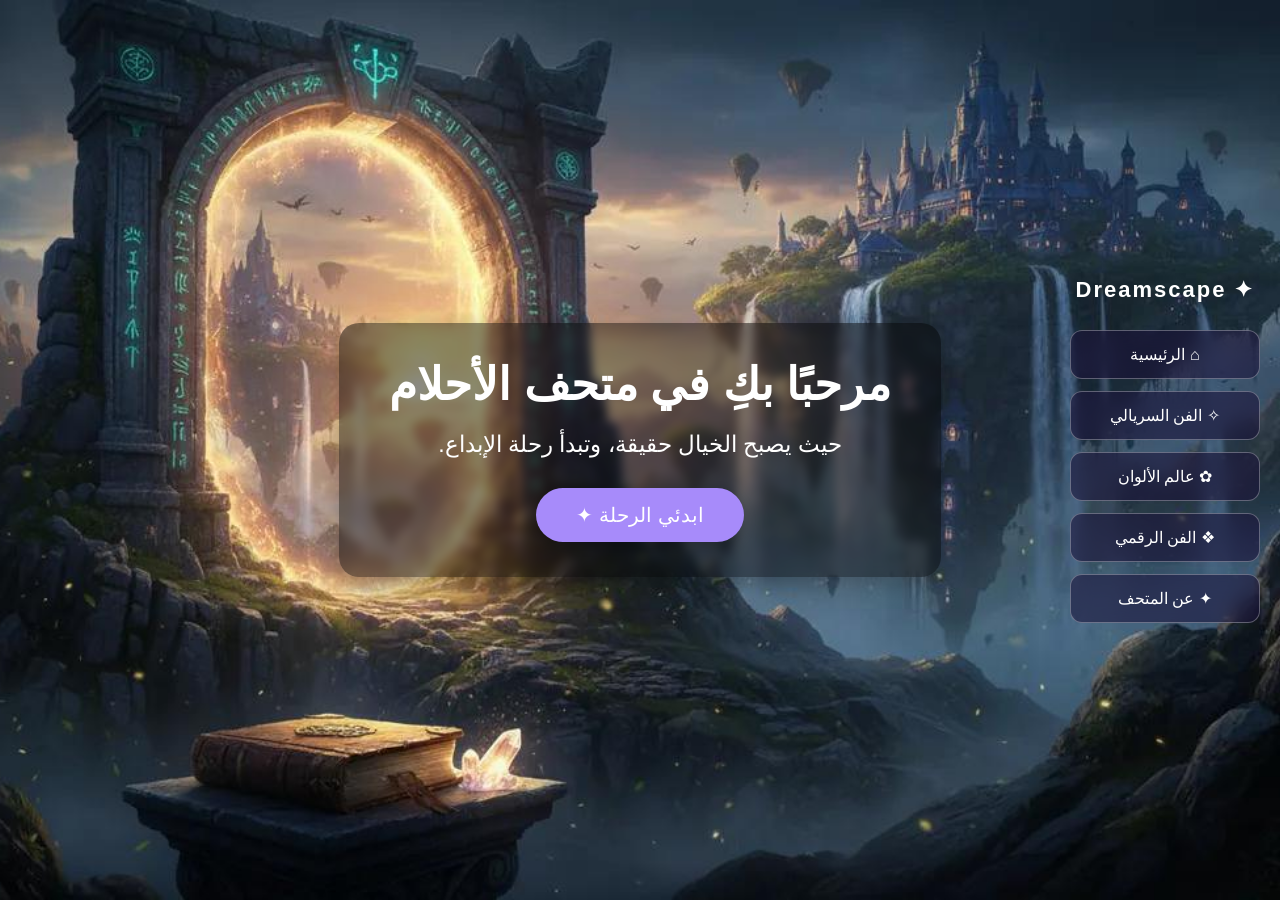
<file: index.html>
<!DOCTYPE html>
<html lang="ar" dir="rtl">

<head>
    <meta charset="UTF-8">
    <meta name="viewport" content="width=device-width, initial-scale=1.0">
    <title>متحف الأحلام | The Dreamscape Museum</title>
    <link rel="stylesheet" href="style.css">
</head>

<body>

    <section class="hero">

        <nav class="sidebar">
            <div class="logo">✦ Dreamscape</div>

            <a href="index.html" class="nav-button">⌂ الرئيسية</a>
            <a href="surreal.html" class="nav-button">✧ الفن السريالي</a>
            <a href="colors.html" class="nav-button">✿ عالم الألوان</a>
            <a href="digital.html" class="nav-button">❖ الفن الرقمي</a>
            <a href="about.html" class="nav-button">✦ عن المتحف</a>
        </nav>

        <div class="hero-content">
            <h1>مرحبًا بكِ في متحف الأحلام</h1>
            <p>حيث يصبح الخيال حقيقة، وتبدأ رحلة الإبداع.</p>
            <a href="about.html" class="start-button">ابدئي الرحلة ✦</a>
        </div>

    </section>

</body>
</html>
</file>
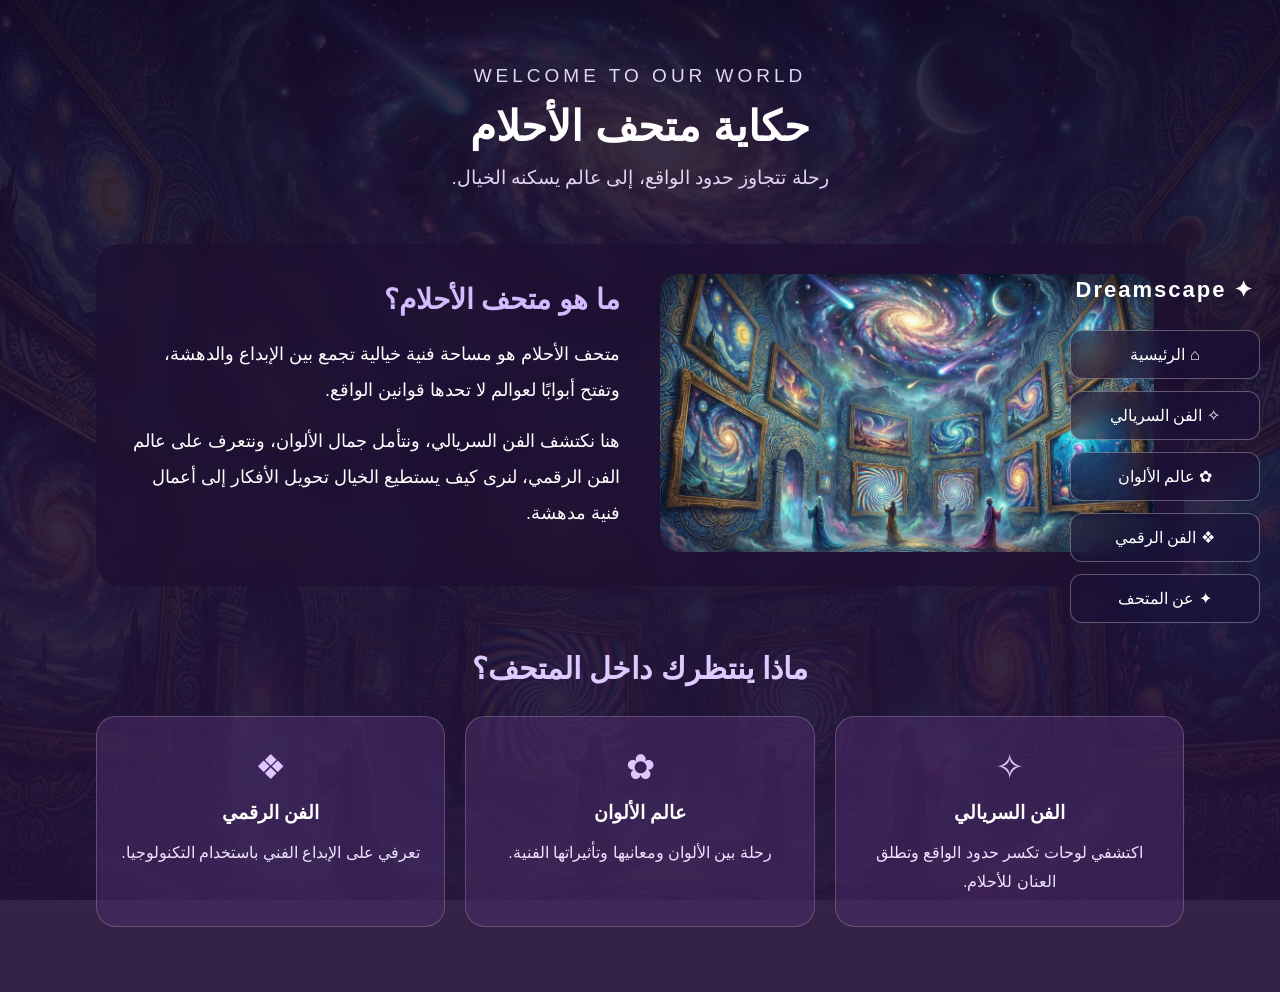
<file: about.html>
<!DOCTYPE html>
<html lang="ar" dir="rtl">

<head>
    <meta charset="UTF-8">
    <meta name="viewport" content="width=device-width, initial-scale=1.0">
    <title>حول المتحف | Dreamscape Museum</title>
    <link rel="stylesheet" href="style.css">
</head>

<body class="about-page">

    <nav class="sidebar">
        <div class="logo">✦ Dreamscape</div>

        <a href="index.html" class="nav-button">⌂ الرئيسية</a>
        <a href="surreal.html" class="nav-button">✧ الفن السريالي</a>
        <a href="colors.html" class="nav-button">✿ عالم الألوان</a>
        <a href="digital.html" class="nav-button">❖ الفن الرقمي</a>
        <a href="about.html" class="nav-button">✦ عن المتحف</a>
    </nav>

    <main class="about-container">

        <header class="about-header">
            <p class="small-title">WELCOME TO OUR WORLD</p>
            <h1>حكاية متحف الأحلام</h1>
            <p>رحلة تتجاوز حدود الواقع، إلى عالم يسكنه الخيال.</p>
        </header>

        <section class="about-intro">

            <div class="about-image">
                <img src="images/about.png" alt="لوحة فنية سريالية">
            </div>

            <div class="about-text">
                <h2>ما هو متحف الأحلام؟</h2>

                <p>
                    متحف الأحلام هو مساحة فنية خيالية تجمع
                    بين الإبداع والدهشة، وتفتح أبوابًا لعوالم
                    لا تحدها قوانين الواقع.
                </p>

                <p>
                    هنا نكتشف الفن السريالي، ونتأمل جمال
                    الألوان، ونتعرف على عالم الفن الرقمي،
                    لنرى كيف يستطيع الخيال تحويل الأفكار
                    إلى أعمال فنية مدهشة.
                </p>
            </div>

        </section>

        <section class="museum-sections">

            <h2>ماذا ينتظرك داخل المتحف؟</h2>

            <div class="section-cards">

                <div class="museum-card">
                    <span>✧</span>
                    <h3>الفن السريالي</h3>
                    <p>اكتشفي لوحات تكسر حدود الواقع وتطلق العنان للأحلام.</p>
                </div>

                <div class="museum-card">
                    <span>✿</span>
                    <h3>عالم الألوان</h3>
                    <p>رحلة بين الألوان ومعانيها وتأثيراتها الفنية.</p>
                </div>

                <div class="museum-card">
                    <span>❖</span>
                    <h3>الفن الرقمي</h3>
                    <p>تعرفي على الإبداع الفني باستخدام التكنولوجيا.</p>
                </div>

            </div>

        </section>

    </main>

</body>
</html>
</file>
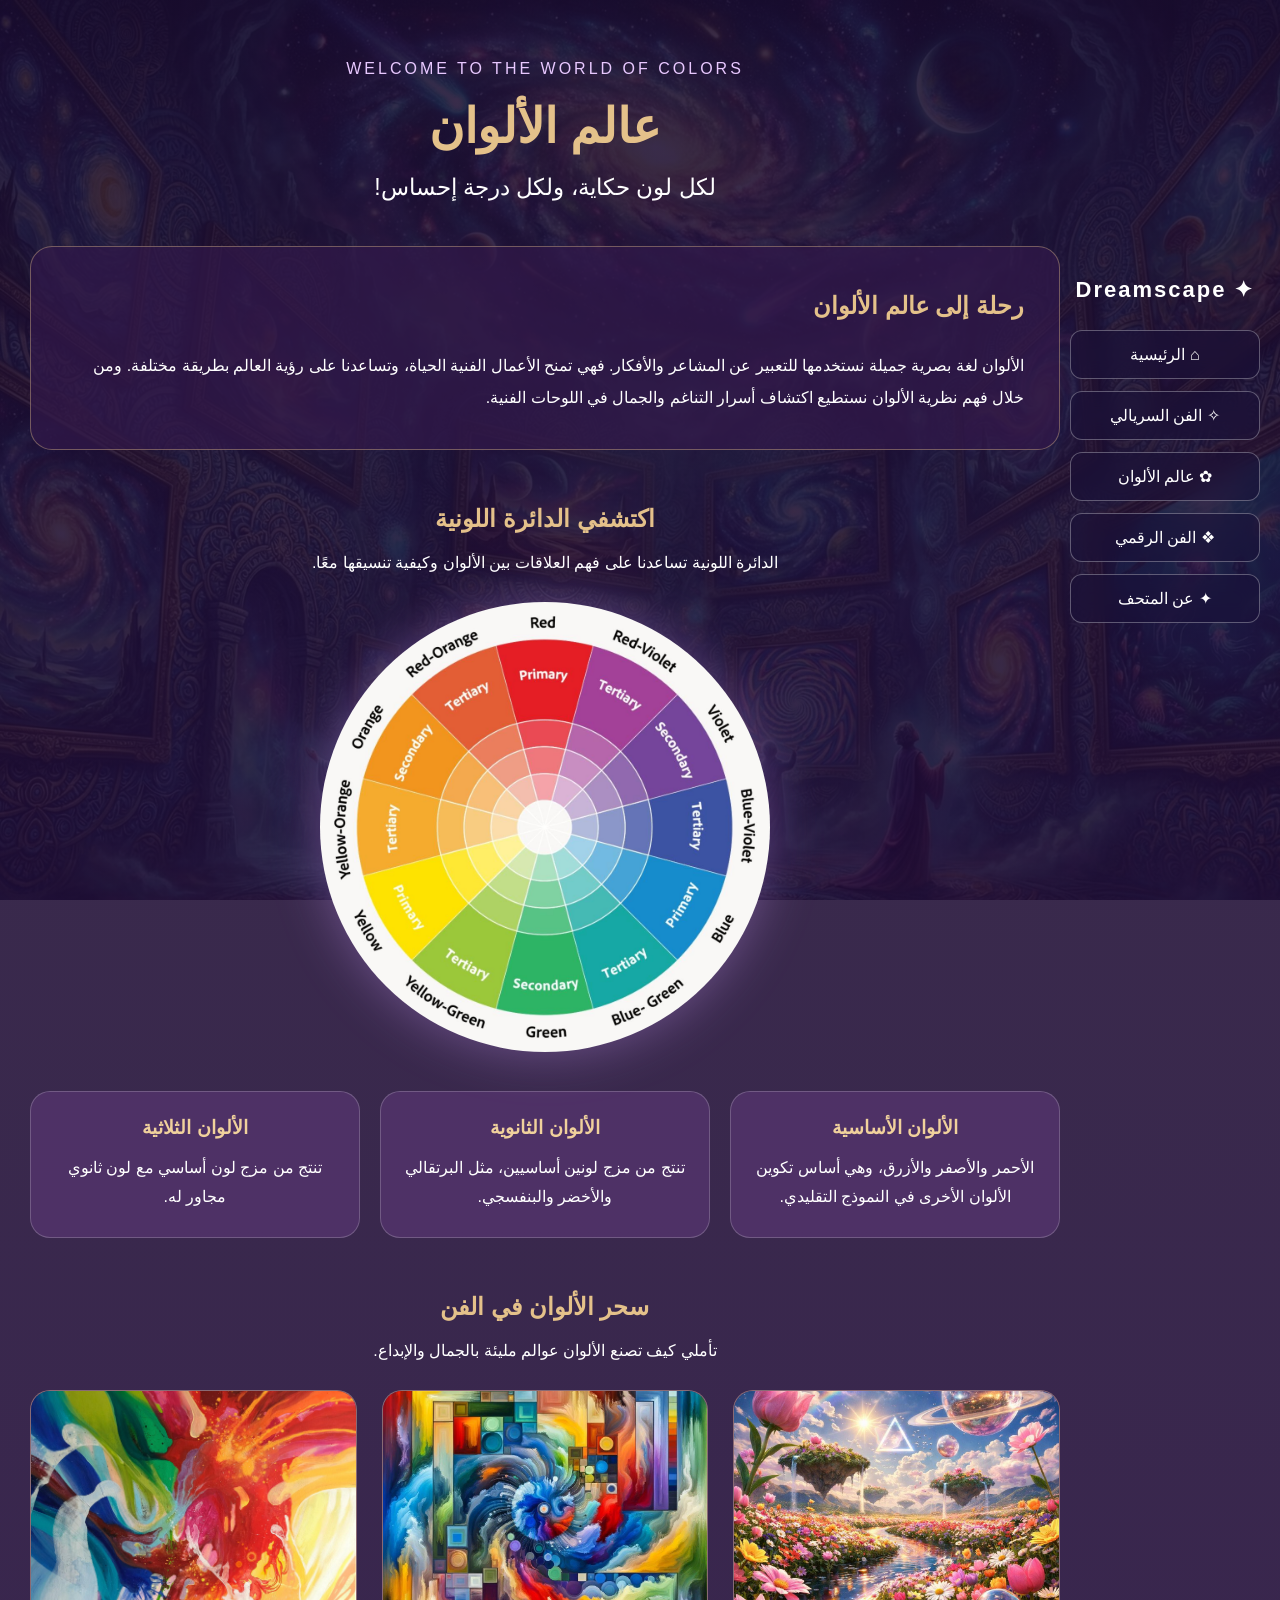
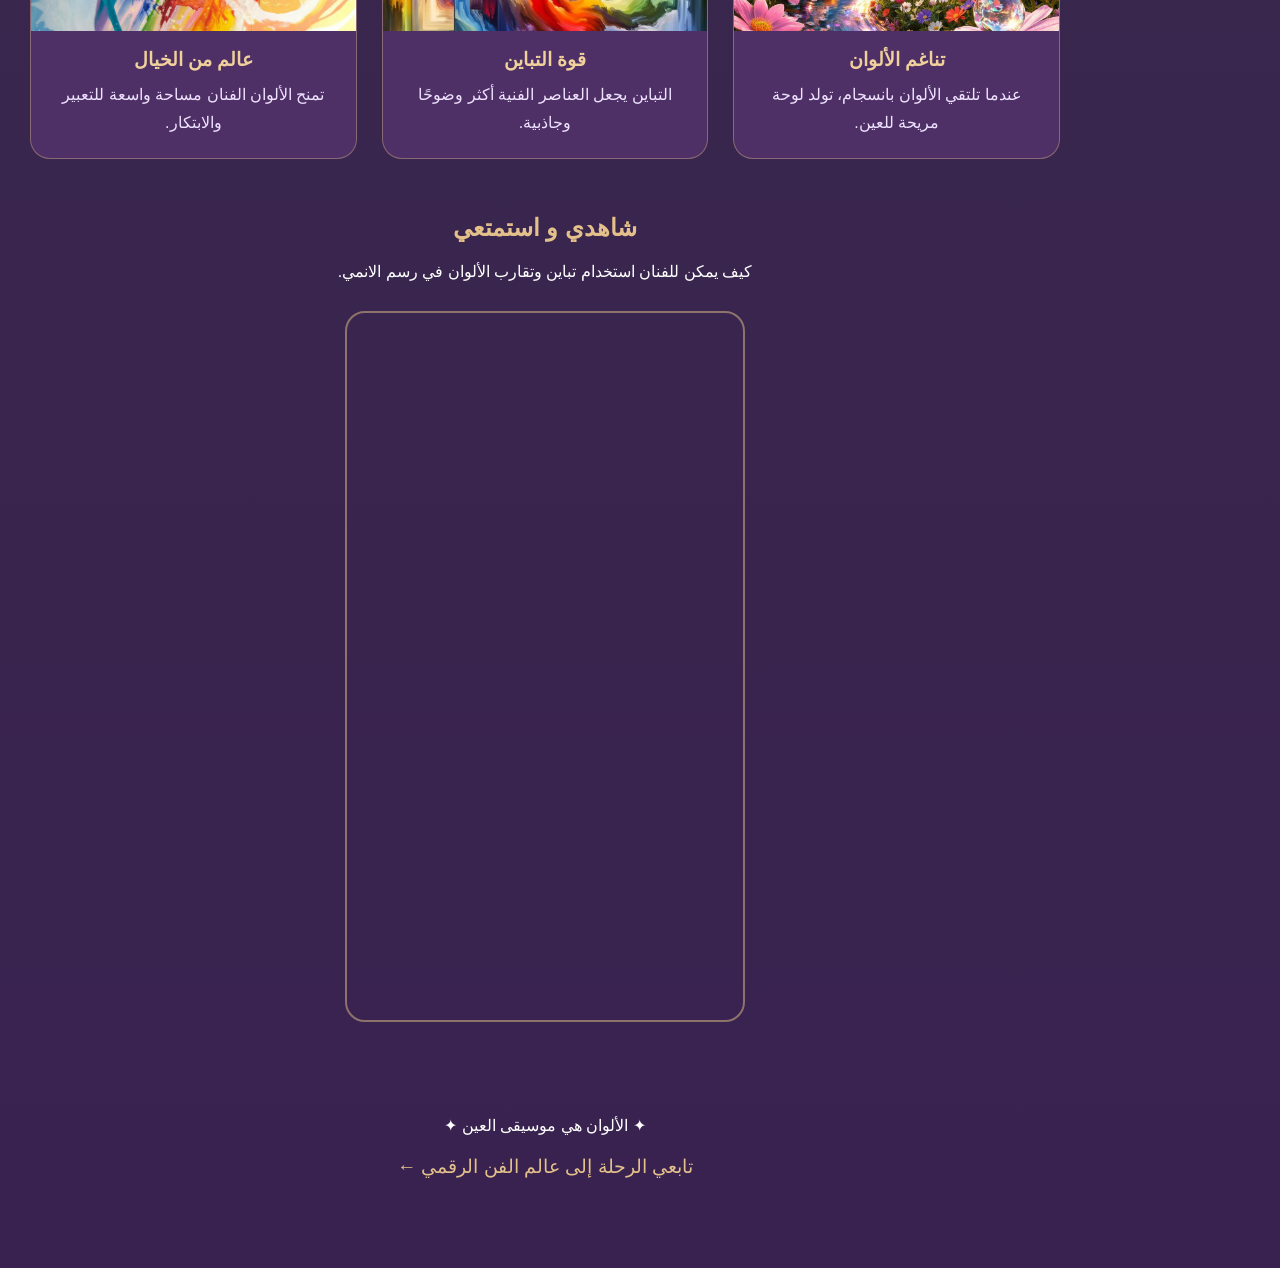
<file: colors.html>
<!DOCTYPE html>
<html lang="ar" dir="rtl">

<head>
    <meta charset="UTF-8">
    <meta name="viewport" content="width=device-width, initial-scale=1.0">
    <title>عالم الألوان | متحف الأحلام</title>
    <link rel="stylesheet" href="style.css">
</head>

<body class="colors-page">

    <nav class="sidebar">
        <div class="logo">✦ Dreamscape</div>

        <a href="index.html" class="nav-button">⌂ الرئيسية</a>
        <a href="surreal.html" class="nav-button">✧ الفن السريالي</a>
        <a href="colors.html" class="nav-button">✿ عالم الألوان</a>
        <a href="digital.html" class="nav-button">❖ الفن الرقمي</a>
        <a href="about.html" class="nav-button">✦ عن المتحف</a>
    </nav>

    <main class="colors-container">

        <header class="colors-header">
            <p>WELCOME TO THE WORLD OF COLORS</p>
            <h1>عالم الألوان</h1>
            <h2>لكل لون حكاية، ولكل درجة إحساس!</h2>
        </header>

        <section class="colors-intro">
            <h2>رحلة إلى عالم الألوان</h2>

            <p>
                الألوان لغة بصرية جميلة نستخدمها للتعبير عن
                المشاعر والأفكار. فهي تمنح الأعمال الفنية
                الحياة، وتساعدنا على رؤية العالم بطريقة مختلفة.
                ومن خلال فهم نظرية الألوان نستطيع اكتشاف
                أسرار التناغم والجمال في اللوحات الفنية.
            </p>
        </section>

        <section class="color-wheel-section">
            <h2>اكتشفي الدائرة اللونية</h2>

            <p>
                الدائرة اللونية تساعدنا على فهم العلاقات
                بين الألوان وكيفية تنسيقها معًا.
            </p>

            <div class="color-wheel">
                <img src="images/color-wheel.JPEG"
                     alt="الدائرة اللونية">
            </div>

            <div class="color-types">

                <div class="color-type">
                    <h3>الألوان الأساسية</h3>
                    <p>الأحمر والأصفر والأزرق، وهي أساس تكوين الألوان الأخرى في النموذج التقليدي.</p>
                </div>

                <div class="color-type">
                    <h3>الألوان الثانوية</h3>
                    <p>تنتج من مزج لونين أساسيين، مثل البرتقالي والأخضر والبنفسجي.</p>
                </div>

                <div class="color-type">
                    <h3>الألوان الثلاثية</h3>
                    <p>تنتج من مزج لون أساسي مع لون ثانوي مجاور له.</p>
                </div>

            </div>
        </section>

        <section class="color-gallery">
            <h2>سحر الألوان في الفن</h2>

            <p>تأملي كيف تصنع الألوان عوالم مليئة بالجمال والإبداع.</p>

            <div class="color-images">

                <div class="color-card">
                    <img src="images/color1.jpeg" alt="لوحة فنية ملونة">
                    <h3>تناغم الألوان</h3>
                    <p>عندما تلتقي الألوان بانسجام، تولد لوحة مريحة للعين.</p>
                </div>

                <div class="color-card">
                    <img src="images/color2.jpeg" alt="فن تجريدي ملون">
                    <h3>قوة التباين</h3>
                    <p>التباين يجعل العناصر الفنية أكثر وضوحًا وجاذبية.</p>
                </div>

                <div class="color-card">
                    <img src="images/color3.jpeg" alt="ألوان فنية زاهية">
                    <h3>عالم من الخيال</h3>
                    <p>تمنح الألوان الفنان مساحة واسعة للتعبير والابتكار.</p>
                </div>

            </div>
        </section>

        <section class="color-video">
            <h2>شاهدي و استمتعي</h2>
            <p>كيف يمكن للفنان استخدام تباين وتقارب الألوان في رسم الانمي.</p>

            <div class="video-box">
        <iframe
         src="https://www.youtube.com/embed/X1gAZRA0GAU"
         title="نظرية الألوان"
         allowfullscreen>
        </iframe>
            </div>
        </section>

        <footer class="colors-footer">
            <p>✦ الألوان هي موسيقى العين ✦</p>
            <a href="digital.html">تابعي الرحلة إلى عالم الفن الرقمي ←</a>
        </footer>

    </main>

</body>
</html>
</file>
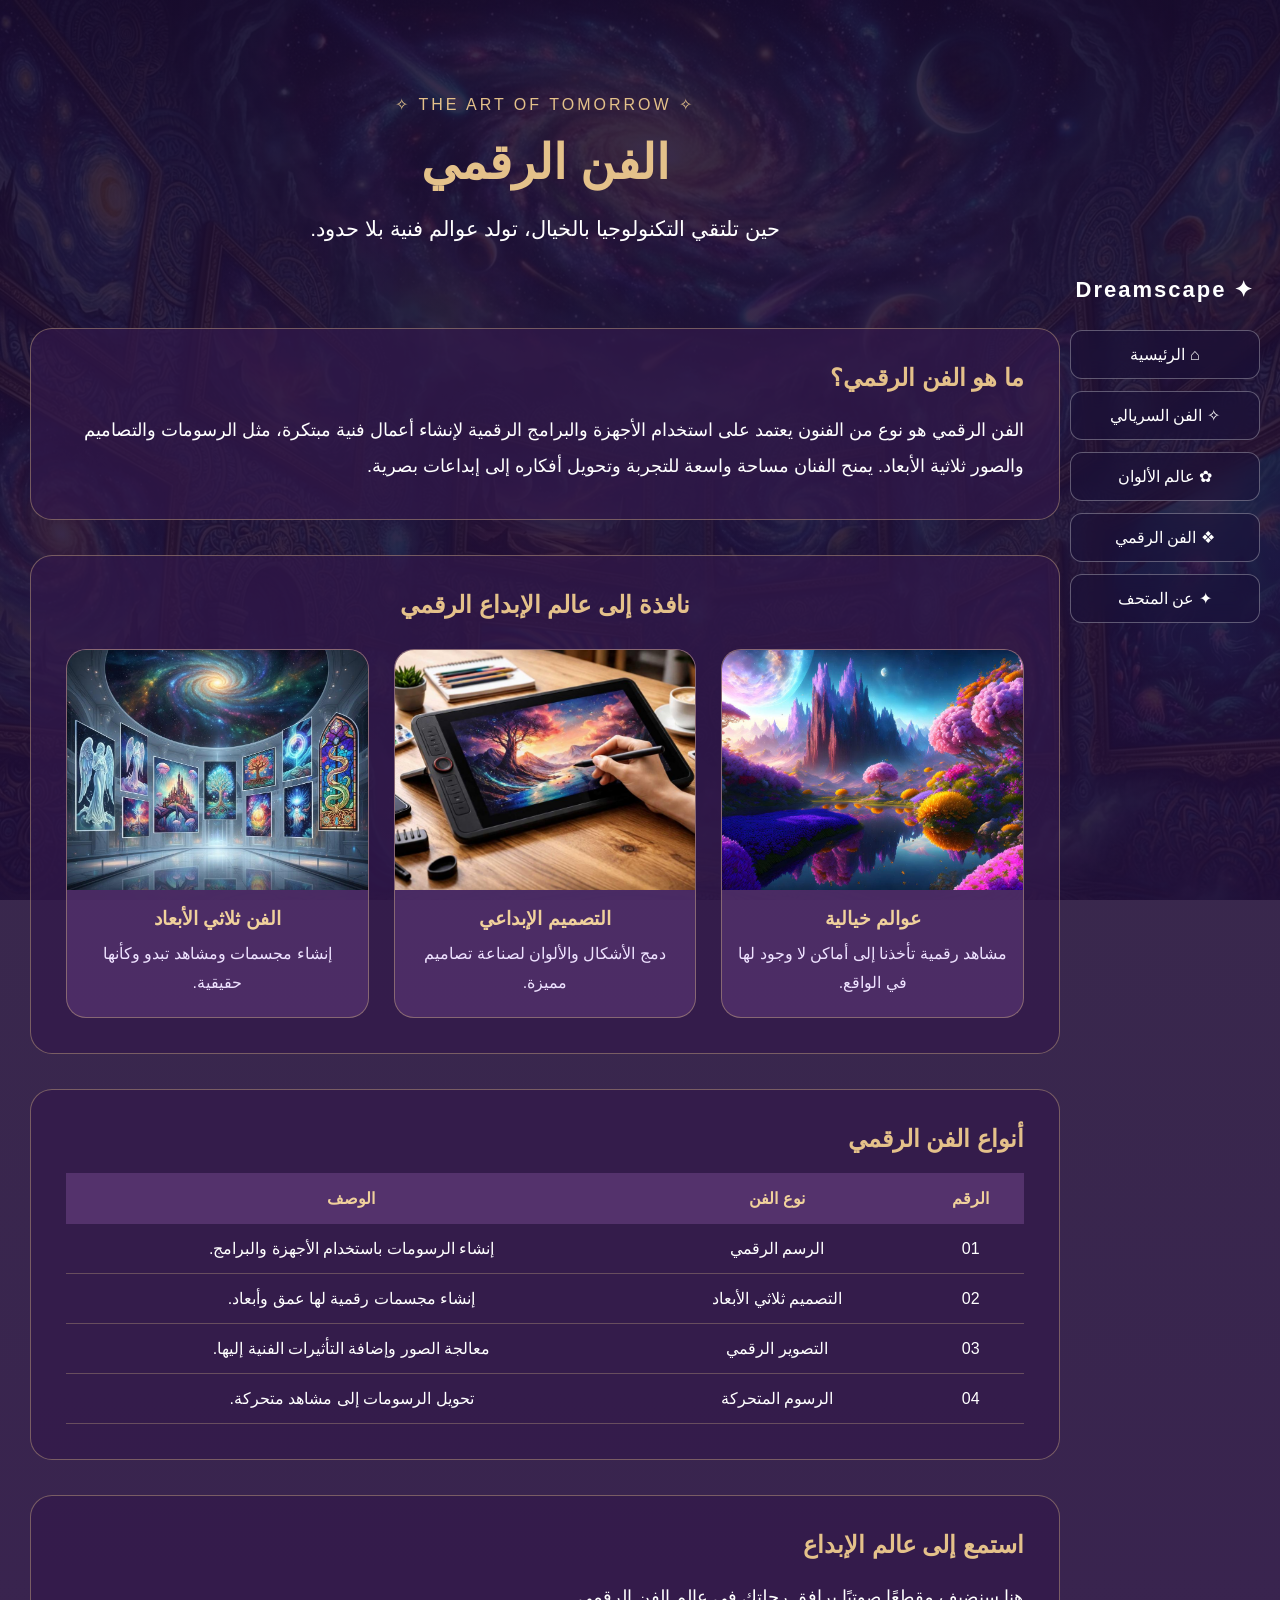
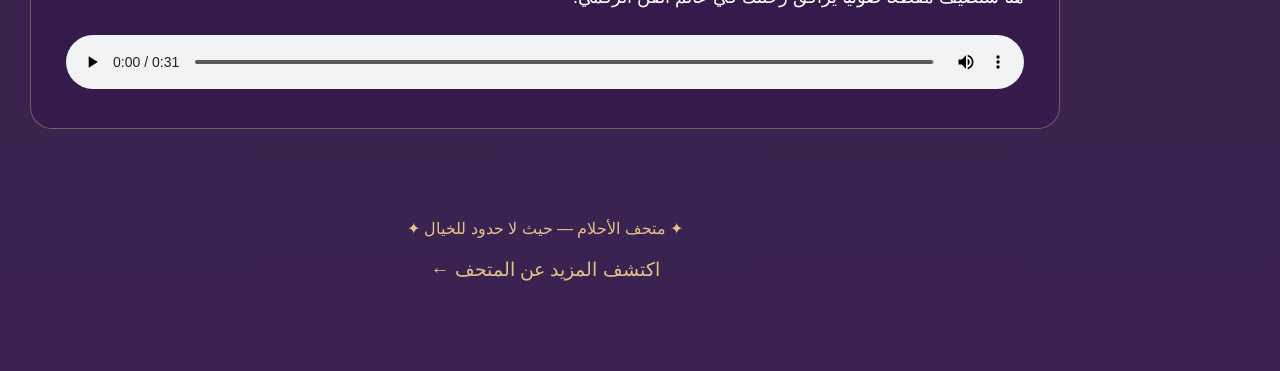
<file: digital.html>
<!DOCTYPE html>
<html lang="ar" dir="rtl">

<head>
    <meta charset="UTF-8">
    <meta name="viewport" content="width=device-width, initial-scale=1.0">
    <title>الفن الرقمي | متحف الأحلام</title>
    <link rel="stylesheet" href="style.css">
</head>

<body class="digital-page">

    <nav class="sidebar">
        <div class="logo">✦ Dreamscape</div>
        <a href="index.html" class="nav-button">⌂ الرئيسية</a>
        <a href="surreal.html" class="nav-button">✧ الفن السريالي</a>
        <a href="colors.html" class="nav-button">✿ عالم الألوان</a>
        <a href="digital.html" class="nav-button">❖ الفن الرقمي</a>
        <a href="about.html" class="nav-button">✦ عن المتحف</a>
    </nav>

    <main class="digital-container">

        <header class="digital-header">
            <span>✧ THE ART OF TOMORROW ✧</span>
            <h1>الفن الرقمي</h1>
            <p>حين تلتقي التكنولوجيا بالخيال، تولد عوالم فنية بلا حدود.</p>
        </header>

        <section class="digital-intro">
            <h2>ما هو الفن الرقمي؟</h2>
            <p>
                الفن الرقمي هو نوع من الفنون يعتمد على استخدام الأجهزة والبرامج
                الرقمية لإنشاء أعمال فنية مبتكرة، مثل الرسومات والتصاميم
                والصور ثلاثية الأبعاد. يمنح الفنان مساحة واسعة للتجربة
                وتحويل أفكاره إلى إبداعات بصرية.
            </p>
        </section>

        <section class="digital-gallery">
            <h2>نافذة إلى عالم الإبداع الرقمي</h2>

            <div class="digital-images">

                <div class="digital-card">
                    <img src="images/digital1.jpeg" alt="فن رقمي">
                    <h3>عوالم خيالية</h3>
                    <p>مشاهد رقمية تأخذنا إلى أماكن لا وجود لها في الواقع.</p>
                </div>

                <div class="digital-card">
                    <img src="images/digital2.jpeg" alt="تصميم رقمي">
                    <h3>التصميم الإبداعي</h3>
                    <p>دمج الأشكال والألوان لصناعة تصاميم مميزة.</p>
                </div>

                <div class="digital-card">
                    <img src="images/digital3.jpeg" alt="فن ثلاثي الأبعاد">
                    <h3>الفن ثلاثي الأبعاد</h3>
                    <p>إنشاء مجسمات ومشاهد تبدو وكأنها حقيقية.</p>
                </div>

            </div>
        </section>

        <section class="digital-types">
            <h2>أنواع الفن الرقمي</h2>

            <table>
                <tr>
                    <th>الرقم</th>
                    <th>نوع الفن</th>
                    <th>الوصف</th>
                </tr>
                <tr>
                    <td>01</td>
                    <td>الرسم الرقمي</td>
                    <td>إنشاء الرسومات باستخدام الأجهزة والبرامج.</td>
                </tr>
                <tr>
                    <td>02</td>
                    <td>التصميم ثلاثي الأبعاد</td>
                    <td>إنشاء مجسمات رقمية لها عمق وأبعاد.</td>
                </tr>
                <tr>
                    <td>03</td>
                    <td>التصوير الرقمي</td>
                    <td>معالجة الصور وإضافة التأثيرات الفنية إليها.</td>
                </tr>
                <tr>
                    <td>04</td>
                    <td>الرسوم المتحركة</td>
                    <td>تحويل الرسومات إلى مشاهد متحركة.</td>
                </tr>
            </table>
        </section>

        <section class="digital-audio">
            <h2>استمع إلى عالم الإبداع</h2>
            <p>هنا سنضيف مقطعًا صوتيًا يرافق رحلتك في عالم الفن الرقمي.</p>
            <audio controls>
                <source src="audio/digital-art.mp3" type="audio/mpeg">
                متصفحك لا يدعم تشغيل الصوت.
            </audio>
        </section>

        <footer class="digital-footer">
            <p>✦ متحف الأحلام — حيث لا حدود للخيال ✦</p>
            <a href="about.html">اكتشف المزيد عن المتحف ←</a>
        </footer>

    </main>

</body>
</html>
</file>
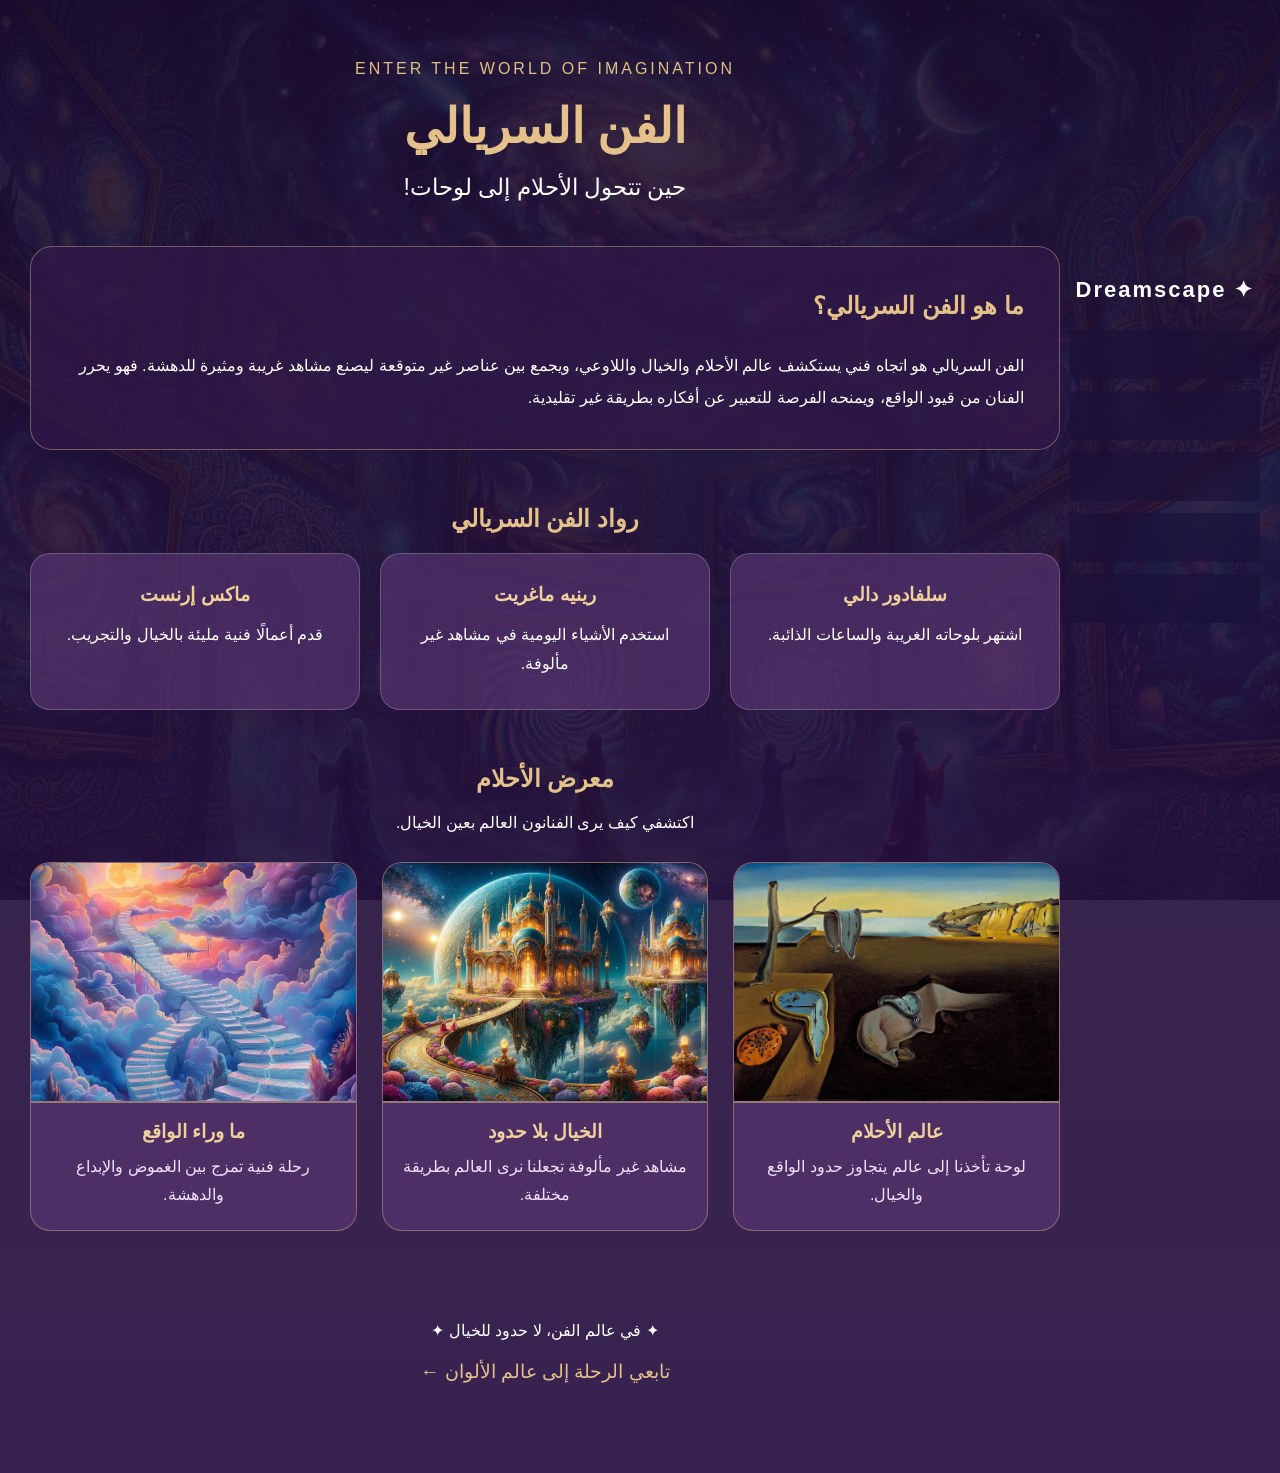
<file: surreal.html>
<!DOCTYPE html>
<html lang="ar" dir="rtl">

<head>
    <meta charset="UTF-8">
    <meta name="viewport" content="width=device-width, initial-scale=1.0">
    <title>الفن السريالي | متحف الأحلام</title>
    <link rel="stylesheet" href="style.css">
</head>

<body class="surreal-page">

    <nav class="sidebar">
        <div class="logo">✦ Dreamscape</div>

        <a href="index.html" class="nav-button">⌂ الرئيسية</a>
        <a href="surreal.html" class="nav-button">✧ الفن السريالي</a>
        <a href="colors.html" class="nav-button">✿ عالم الألوان</a>
        <a href="digital.html" class="nav-button">❖ الفن الرقمي</a>
        <a href="about.html" class="nav-button">✦ عن المتحف</a>
    </nav>

    <main class="surreal-container">

        <header class="surreal-header">
            <p>ENTER THE WORLD OF IMAGINATION</p>
            <h1>الفن السريالي</h1>
            <h2>حين تتحول الأحلام إلى لوحات!</h2>
        </header>

        <section class="surreal-intro">
            <h2>ما هو الفن السريالي؟</h2>

            <p>
                الفن السريالي هو اتجاه فني يستكشف عالم الأحلام
                والخيال واللاوعي، ويجمع بين عناصر غير متوقعة
                ليصنع مشاهد غريبة ومثيرة للدهشة.

                فهو يحرر الفنان من قيود الواقع، ويمنحه الفرصة
                للتعبير عن أفكاره بطريقة غير تقليدية.
            </p>
        </section>

        <section class="surreal-artists">
            <h2>رواد الفن السريالي</h2>

            <div class="artist-cards">

                <div class="artist-card">
                    <h3>سلفادور دالي</h3>
                    <p>اشتهر بلوحاته الغريبة والساعات الذائبة.</p>
                </div>

                <div class="artist-card">
                    <h3>رينيه ماغريت</h3>
                    <p>استخدم الأشياء اليومية في مشاهد غير مألوفة.</p>
                </div>

                <div class="artist-card">
                    <h3>ماكس إرنست</h3>
                    <p>قدم أعمالًا فنية مليئة بالخيال والتجريب.</p>
                </div>

            </div>
        </section>

        <section class="surreal-gallery">
            <h2>معرض الأحلام</h2>
            <p>اكتشفي كيف يرى الفنانون العالم بعين الخيال.</p>

           <div class="gallery-images">

    <div class="gallery-item">
        <img src="images/surreal1.jpeg" alt="عمل فني سريالي">
        <h3>عالم الأحلام</h3>
        <p>لوحة تأخذنا إلى عالم يتجاوز حدود الواقع والخيال.</p>
    </div>

    <div class="gallery-item">
        <img src="images/surreal2.jpeg" alt="عالم خيالي">
        <h3>الخيال بلا حدود</h3>
        <p>مشاهد غير مألوفة تجعلنا نرى العالم بطريقة مختلفة.</p>
    </div>

    <div class="gallery-item">
        <img src="images/surreal3.jpeg" alt="فن سريالي خيالي">
        <h3>ما وراء الواقع</h3>
        <p>رحلة فنية تمزج بين الغموض والإبداع والدهشة.</p>
    </div>

</div>
        </section>

        <footer class="surreal-footer">
            <p>✦ في عالم الفن، لا حدود للخيال ✦</p>
            <a href="colors.html">تابعي الرحلة إلى عالم الألوان ←</a>
        </footer>

    </main>

</body>
</html>
</file>
<file: style.css>
* {
    margin: 0;
    padding: 0;
    box-sizing: border-box;
}

body {
    font-family: Arial, sans-serif;
}

.hero {
    width: 100%;
    min-height: 100vh;
    background-image: url("images/home.png");
    background-size: cover;
    background-position: center;
    background-repeat: no-repeat;

    display: flex;
    justify-content: center;
    align-items: center;
    text-align: center;
}

.hero-content {
    position: relative;
    z-index: 1;
    color: white;
    padding: 35px 50px;
    background: rgba(0, 0, 0, 0.45);
    border-radius: 20px;
    box-shadow: 0 8px 25px rgba(0, 0, 0, 0.3);
    backdrop-filter: blur(5px);
}

.hero-content h1 {
    font-size: 45px;
    margin-bottom: 20px;
}

.hero-content p {
    font-size: 23px;
}
.start-button {
    display: inline-block;
    margin-top: 30px;
    padding: 15px 40px;
    background: #a78bfa;
    color: white;
    text-decoration: none;
    font-size: 20px;
    border-radius: 30px;
    transition: 0.3s ease;
    box-shadow: 0 5px 15px rgba(0, 0, 0, 0.2);
}

.start-button:hover {
    background: #7c3aed;
    transform: translateY(-5px);
    box-shadow: 0 8px 20px rgba(0, 0, 0, 0.3);
}





.sidebar {
    position: fixed !important;
    top: 50% !important;
    right: 20px !important;
    left: auto !important;
    transform: translateY(-50%) !important;

    display: flex !important;
    flex-direction: column !important;
    align-items: stretch !important;

    width: 190px;
    gap: 12px;
    z-index: 9999;
}


.logo {
    color: white;
    font-size: 22px;
    font-weight: bold;
    text-align: center;
    margin-bottom: 15px;
    letter-spacing: 2px;
}

.nav-button {
    display: block;
    padding: 14px 10px;
    text-align: center;
    color: white;
    text-decoration: none;
    font-size: 16px;
    background: rgba(25, 15, 55, 0.55);
    border: 1px solid rgba(255, 255, 255, 0.3);
    border-radius: 12px;
    backdrop-filter: blur(10px);
    transition: 0.3s ease;
}

.nav-button:hover {
    background: rgba(167, 139, 250, 0.55);
    transform: translateX(-6px);
    box-shadow: 0 0 15px rgba(196, 167, 255, 0.4);
}

/* ABOUT MUSEUM PAGE */

.about-page {
    min-height: 100vh;
    background:
        linear-gradient(rgba(20, 10, 40, 0.85),
        rgba(35, 15, 55, 0.92)),
        url("images/about.png") center/cover fixed;
    color: white;
}

.about-container {
    width: 85%;
    max-width: 1150px;
    margin: auto;
    padding: 65px 0;
}

.about-header {
    text-align: center;
    margin-bottom: 55px;
}

.small-title {
    color: #c4a7ff;
    letter-spacing: 4px;
    margin-bottom: 15px;
}

.about-header h1 {
    font-size: 42px;
    margin-bottom: 15px;
}

.about-header p {
    font-size: 19px;
    color: #e0d5f5;
}

.about-intro {
    display: flex;
    align-items: center;
    gap: 40px;
    background: rgba(30, 15, 50, 0.65);
    padding: 30px;
    border-radius: 25px;
    backdrop-filter: blur(10px);
}

.about-image,
.about-text {
    flex: 1;
}

.about-image img {
    width: 100%;
    border-radius: 20px;
}

.about-text h2 {
    color: #d5baff;
    font-size: 28px;
    margin-bottom: 20px;
}

.about-text p {
    font-size: 18px;
    line-height: 2;
    margin-bottom: 15px;
}

.museum-sections {
    text-align: center;
    margin-top: 65px;
}

.museum-sections h2 {
    font-size: 30px;
    margin-bottom: 30px;
    color: #dfcaff;
}

.section-cards {
    display: flex;
    gap: 20px;
}

.museum-card {
    flex: 1;
    padding: 30px 20px;
    background: rgba(75, 45, 105, 0.55);
    border: 1px solid rgba(255,255,255,0.2);
    border-radius: 20px;
    transition: 0.3s;
}

.museum-card:hover {
    transform: translateY(-10px);
    background: rgba(130, 90, 175, 0.65);
}

.museum-card span {
    font-size: 35px;
    color: #e1c5ff;
}

.museum-card h3 {
    margin: 15px 0;
}

.museum-card p {
    line-height: 1.8;
    color: #eee2ff;
}

@media (max-width: 800px) {
    .about-intro {
        flex-direction: column;
    }

    .section-cards {
        flex-direction: column;
    }

    .about-container {
        width: 90%;
    }

    .about-header h1 {
        font-size: 30px;
    }
}

/* SURREALISM PAGE */

.surreal-page {
    min-height: 100vh;
    background:
        linear-gradient(rgba(25, 10, 45, 0.88),
        rgba(40, 15, 65, 0.92)),
        url("images/about.png") center/cover fixed;
    color: white;
}

.surreal-container {
    width: calc(100% - 250px);
    max-width: 1150px;
    margin-right: 220px;
    margin-left: 30px;
    padding: 60px 0;
}

.surreal-header {
    text-align: center;
    margin-bottom: 45px;
}

.surreal-header > p {
    color: #e0bd83;
    letter-spacing: 3px;
}

.surreal-header h1 {
    font-size: 48px;
    margin: 20px 0;
    color: #e4c18a;
}

.surreal-header h2 {
    font-size: 23px;
    font-weight: normal;
}

.surreal-intro {
    padding: 35px;
    background: rgba(50, 25, 75, 0.7);
    border: 1px solid rgba(226, 193, 138, 0.4);
    border-radius: 22px;
    line-height: 2;
}

.surreal-intro h2,
.surreal-artists h2,
.surreal-gallery h2 {
    color: #e4c18a;
    margin-bottom: 20px;
}

.surreal-artists,
.surreal-gallery {
    margin-top: 55px;
    text-align: center;
}

.artist-cards {
    display: flex;
    gap: 20px;
}

.artist-card {
    flex: 1;
    padding: 30px 20px;
    background: rgba(90, 55, 115, 0.65);
    border-radius: 20px;
    border: 1px solid rgba(255,255,255,0.2);
    transition: 0.3s;
}

.artist-card:hover {
    transform: translateY(-8px);
}

.artist-card h3 {
    color: #f0d19c;
    margin-bottom: 15px;
}

.artist-card p {
    line-height: 1.8;
}


.gallery-images {
    display: flex;
    gap: 25px;
    margin-top: 30px;
    align-items: stretch;
}

.gallery-item {
    flex: 1;
    min-width: 0;
    background: rgba(90, 55, 115, 0.65);
    border: 1px solid rgba(226, 193, 138, 0.4);
    border-radius: 20px;
    overflow: hidden;
    padding-bottom: 20px;
    transition: 0.3s ease;
}

.gallery-item img {
    width: 100%;
    height: 240px;
    object-fit: cover;
    display: block;
    border-bottom: 2px solid rgba(226, 193, 138, 0.5);
}

.gallery-item h3 {
    color: #f0d19c;
    margin: 18px 10px 10px;
}

.gallery-item p {
    color: #eee2ff;
    line-height: 1.8;
    padding: 0 15px;
}

.gallery-item:hover {
    transform: translateY(-8px);
    box-shadow: 0 8px 25px rgba(0, 0, 0, 0.3);
}


.surreal-footer {
    text-align: center;
    margin-top: 60px;
    padding: 30px;
}

.surreal-footer a {
    display: inline-block;
    margin-top: 20px;
    color: #e4c18a;
    text-decoration: none;
    font-size: 19px;
}

@media (max-width: 800px) {
    .artist-cards,
    .gallery-images {
        flex-direction: column;
    }

    .gallery-images img {
        width: 100%;
    }
}

/* COLORS PAGE */

.colors-page {
    min-height: 100vh;
    background:
        linear-gradient(rgba(25, 10, 45, 0.86),
        rgba(40, 15, 65, 0.92)),
        url("images/about.png") center/cover fixed;
    color: white;
}

.colors-container {
    width: calc(100% - 250px);
    max-width: 1150px;
    margin-right: 220px;
    margin-left: 30px;
    padding: 60px 0;
}

.colors-header {
    text-align: center;
    margin-bottom: 45px;
}

.colors-header > p {
    color: #e8c8ff;
    letter-spacing: 3px;
}

.colors-header h1 {
    font-size: 48px;
    margin: 20px 0;
    color: #e4c18a;
}

.colors-header h2 {
    font-size: 23px;
    font-weight: normal;
}

.colors-intro {
    padding: 35px;
    background: rgba(50, 25, 75, 0.7);
    border: 1px solid rgba(226, 193, 138, 0.4);
    border-radius: 22px;
    line-height: 2;
}

.colors-intro h2,
.color-wheel-section h2,
.color-gallery h2,
.color-video h2 {
    color: #e4c18a;
    margin-bottom: 20px;
}

.color-wheel-section,
.color-gallery,
.color-video {
    margin-top: 55px;
    text-align: center;
}

.color-wheel {
    margin: 30px auto;
    max-width: 450px;
}

.color-wheel img {
    width: 100%;
    border-radius: 50%;
    filter: drop-shadow(0 0 25px rgba(210, 160, 255, 0.35));
}

.color-types {
    display: flex;
    gap: 20px;
    margin-top: 35px;
}

.color-type {
    flex: 1;
    padding: 25px 18px;
    background: rgba(90, 55, 115, 0.65);
    border-radius: 20px;
    border: 1px solid rgba(255,255,255,0.2);
}

.color-type h3 {
    color: #f0d19c;
    margin-bottom: 15px;
}

.color-type p {
    line-height: 1.8;
}

.color-images {
    display: flex;
    gap: 25px;
    margin-top: 30px;
}

.color-card {
    flex: 1;
    min-width: 0;
    background: rgba(90, 55, 115, 0.65);
    border: 1px solid rgba(226, 193, 138, 0.4);
    border-radius: 20px;
    overflow: hidden;
    padding-bottom: 20px;
    transition: 0.3s;
}

.color-card img {
    width: 100%;
    height: 240px;
    object-fit: cover;
    display: block;
}

.color-card h3 {
    color: #f0d19c;
    margin: 18px 10px 10px;
}

.color-card p {
    color: #eee2ff;
    line-height: 1.8;
    padding: 0 15px;
}

.color-card:hover {
    transform: translateY(-8px);
    box-shadow: 0 8px 25px rgba(0,0,0,0.3);
}

.video-box {
    margin: 30px auto;
    max-width: 750px;
}

.video-box video {
    width: 100%;
    border-radius: 20px;
    border: 2px solid rgba(226, 193, 138, 0.5);
}

.colors-footer {
    text-align: center;
    margin-top: 60px;
    padding: 30px;
}

.colors-footer a {
    display: inline-block;
    margin-top: 20px;
    color: #e4c18a;
    text-decoration: none;
    font-size: 19px;
}

@media (max-width: 800px) {
    .colors-container {
        width: 90%;
        margin: auto;
    }

    .color-types,
    .color-images {
        flex-direction: column;
    }

    .colors-header h1 {
        font-size: 32px;
    }
}
.video-box iframe {
    width: 100%;
    aspect-ratio: 9 / 16;
    max-width: 400px;
    border: 2px solid rgba(226, 193, 138, 0.5);
    border-radius: 20px;
}

/* DIGITAL ART PAGE */

.digital-page {
    min-height: 100vh;
    background:
        linear-gradient(rgba(25, 10, 45, 0.86),
        rgba(40, 15, 65, 0.92)),
        url("images/about.png") center/cover fixed;
    color: white;
}

.digital-container {
    width: calc(100% - 250px);
    max-width: 1150px;
    margin-right: 220px;
    margin-left: 30px;
    padding: 60px 0;
}

.digital-header {
    text-align: center;
    margin-bottom: 45px;
    padding: 35px;
}

.digital-header span {
    color: #e4c18a;
    letter-spacing: 3px;
}

.digital-header h1 {
    font-size: 48px;
    margin: 20px 0;
    color: #e4c18a;
}

.digital-header p {
    font-size: 21px;
    line-height: 1.8;
}

.digital-intro,
.digital-gallery,
.digital-types,
.digital-audio {
    margin-top: 35px;
    padding: 35px;
    background: rgba(50, 25, 75, 0.7);
    border: 1px solid rgba(226, 193, 138, 0.4);
    border-radius: 22px;
}

.digital-page h2 {
    color: #e4c18a;
    margin-bottom: 20px;
}

.digital-intro p,
.digital-audio p {
    line-height: 2;
    font-size: 18px;
}

.digital-gallery {
    text-align: center;
}

.digital-images {
    display: flex;
    gap: 25px;
    margin-top: 30px;
}

.digital-card {
    flex: 1;
    min-width: 0;
    background: rgba(90, 55, 115, 0.65);
    border: 1px solid rgba(226, 193, 138, 0.4);
    border-radius: 20px;
    overflow: hidden;
    padding-bottom: 20px;
    transition: 0.3s ease;
}

.digital-card img {
    width: 100%;
    height: 240px;
    object-fit: cover;
    display: block;
}

.digital-card h3 {
    color: #f0d19c;
    margin: 18px 10px 10px;
}

.digital-card p {
    color: #eee2ff;
    line-height: 1.8;
    padding: 0 15px;
}

.digital-card:hover {
    transform: translateY(-8px);
    box-shadow: 0 8px 25px rgba(0, 0, 0, 0.3);
}

.digital-types table {
    width: 100%;
    border-collapse: collapse;
    text-align: center;
    margin-top: 20px;
}

.digital-types th {
    background: rgba(90, 55, 115, 0.85);
    color: #f0d19c;
    padding: 16px 10px;
}

.digital-types td {
    padding: 15px 10px;
    border-bottom: 1px solid rgba(226, 193, 138, 0.3);
    color: white;
}

.digital-types tr:hover td {
    background: rgba(167, 139, 250, 0.2);
}

.digital-audio audio {
    width: 100%;
    margin-top: 20px;
}

.digital-footer {
    text-align: center;
    margin-top: 60px;
    padding: 30px;
}

.digital-footer p {
    color: #e4c18a;
}

.digital-footer a {
    display: inline-block;
    margin-top: 20px;
    color: #e4c18a;
    text-decoration: none;
    font-size: 19px;
}

@media (max-width: 800px) {
    .digital-container {
        width: 90%;
        margin: auto;
    }

    .digital-images {
        flex-direction: column;
    }

    .digital-header h1 {
        font-size: 32px;
    }
}
</file>
